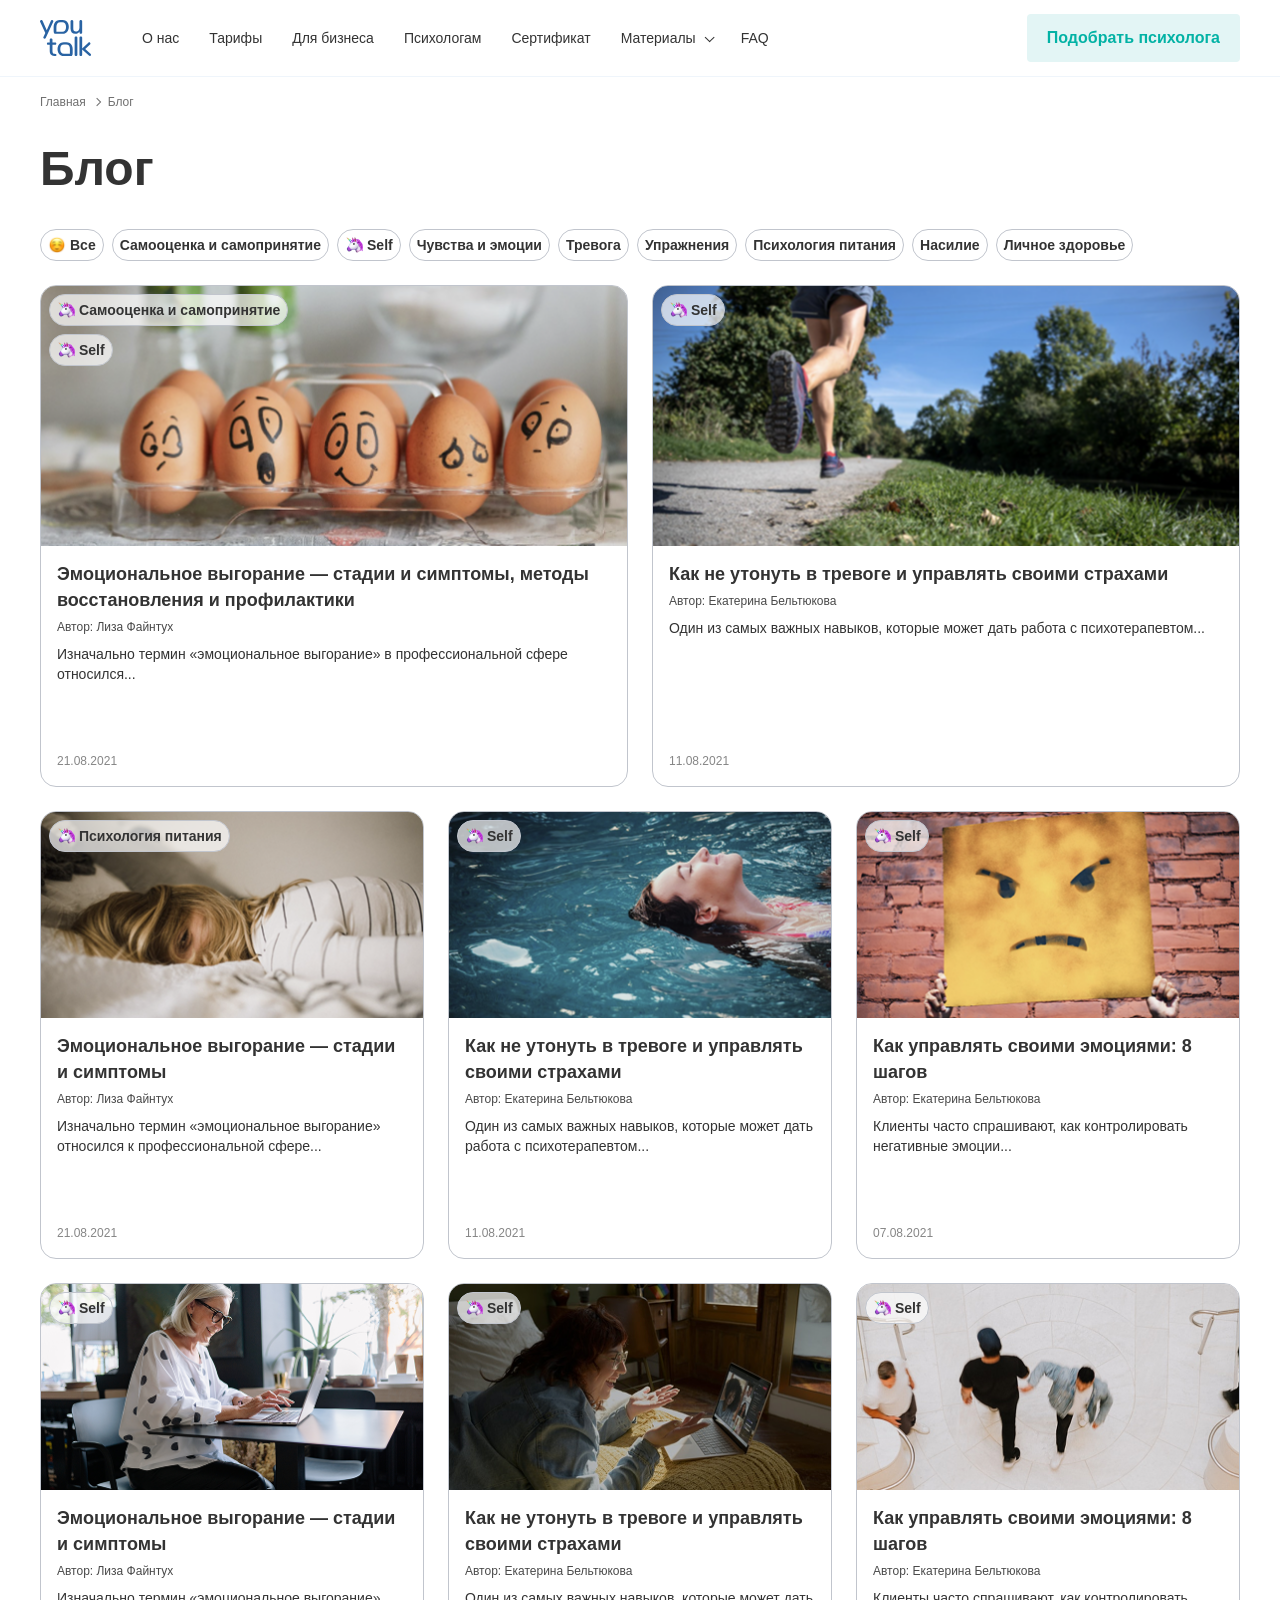
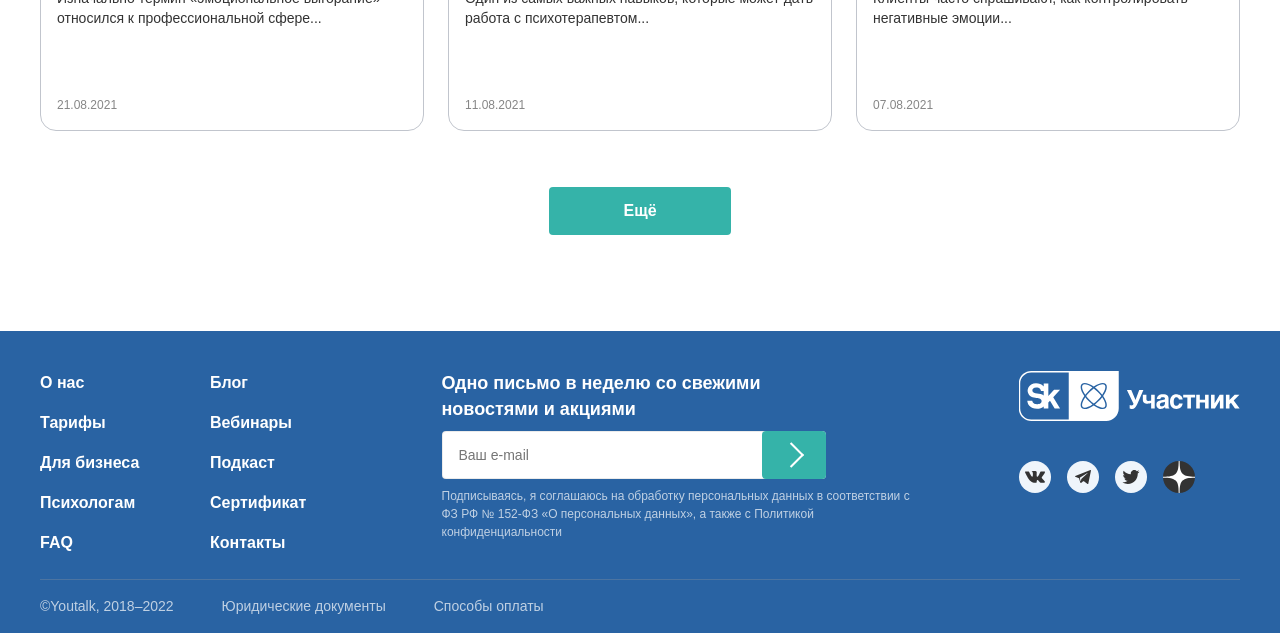
<file: index.html>
<!DOCTYPE html>
<html lang="ru">
<head>
    <meta charset="UTF-8">
    <meta name="viewport" content="width=device-width, initial-scale=1.0">
    <title>YouTalk — Блог</title>

    <link rel="stylesheet" href="./css/normalize.css">
    <link rel="stylesheet" href="./css/base.css">
    <link rel="stylesheet" href="./css/header.css">
    <link rel="stylesheet" href="./css/blog.css">
    <link rel="stylesheet" href="./css/footer.css">
    <link rel="stylesheet" href="./css/adaptive.css">
</head>
<body>
<header class="header">
    <div class="container header__container">
        <a class="header__logo logo" href="./index.html" aria-label="Главная страница YouTalk">
            <img class="logo__image" src="./icons/logo.svg" alt="Логотип YouTalk">
        </a>

        <nav class="header__nav nav" aria-label="Основная навигация">
            <ul class="nav__list">
                <li class="nav__item"><a class="nav__link" href="#">О нас</a></li>
                <li class="nav__item"><a class="nav__link" href="#">Тарифы</a></li>
                <li class="nav__item"><a class="nav__link" href="#">Для бизнеса</a></li>
                <li class="nav__item"><a class="nav__link" href="#">Психологам</a></li>
                <li class="nav__item"><a class="nav__link" href="#">Сертификат</a></li>
                <li class="nav__item">
                    <a class="nav__link nav__link--dropdown" href="#">Материалы</a>
                </li>
                <li class="nav__item"><a class="nav__link" href="#">FAQ</a></li>
            </ul>
        </nav>

        <button class="header__button button button--light" type="button">
            Подобрать психолога
        </button>

        <button class="header__burger burger" type="button" aria-label="Открыть меню">
            <span class="burger__line"></span>
            <span class="burger__line"></span>
            <span class="burger__line"></span>
        </button>
    </div>
</header>

<main class="blog-page">
    <section class="blog">
        <div class="container">
            <nav class="breadcrumbs" aria-label="Хлебные крошки">
                <ul class="breadcrumbs__list">
                    <li class="breadcrumbs__item">
                        <a class="breadcrumbs__link" href="./index.html">Главная</a>
                    </li>
                    <li class="breadcrumbs__item">
                        <span class="breadcrumbs__current" aria-current="page">Блог</span>
                    </li>
                </ul>
            </nav>

            <h1 class="blog__title">Блог</h1>

            <div class="blog__tags tags" aria-label="Темы статей">
                <button class="tags__button" type="button">
                    <img class="tags__icon" src="./icons/smille.svg" alt="" aria-hidden="true">
                    Все
                </button>
                <button class="tags__button" type="button">Самооценка и самопринятие</button>
                <button class="tags__button" type="button">
                    <img class="tags__icon" src="./icons/unicorn.svg" alt="" aria-hidden="true">
                    Self
                </button>
                <button class="tags__button" type="button">Чувства и эмоции</button>
                <button class="tags__button" type="button">Тревога</button>
                <button class="tags__button" type="button">Упражнения</button>
                <button class="tags__button" type="button">Психология питания</button>
                <button class="tags__button" type="button">Насилие</button>
                <button class="tags__button" type="button">Личное здоровье</button>
            </div>

            <div class="blog__grid cards">
                <article class="card card--large">
                    <a class="card__link" href="#">
                        <div class="card__image-box">
                            <img class="card__image" src="./images/blog/burnout.png"
                                 alt="Человек в состоянии эмоционального выгорания">
                            <div class="card__labels">
                  <span class="card__label">
                    <img class="card__label-icon" src="./icons/unicorn.svg" alt="" aria-hidden="true">
                    Самооценка и самопринятие
                  </span>
                                <span class="card__label">
                    <img class="card__label-icon" src="./icons/unicorn.svg" alt="" aria-hidden="true">
                    Self
                  </span>
                            </div>
                        </div>

                        <div class="card__content">
                            <h2 class="card__title">
                                Эмоциональное выгорание — стадии и симптомы, методы восстановления и профилактики
                            </h2>
                            <p class="card__author">Автор: Лиза Файнтух</p>
                            <p class="card__text">
                                Изначально термин «эмоциональное выгорание» в профессиональной сфере относился...
                            </p>
                            <time class="card__date" datetime="2021-08-21">21.08.2021</time>
                        </div>
                    </a>
                </article>

                <article class="card card--large">
                    <a class="card__link" href="./article.html">
                        <div class="card__image-box">
                            <img class="card__image" src="./images/blog/anxiety-run.png"
                                 alt="Человек убегает от тревоги">
                            <div class="card__labels">
                  <span class="card__label">
                    <img class="card__label-icon" src="./icons/unicorn.svg" alt="" aria-hidden="true">
                    Self
                  </span>
                            </div>
                        </div>

                        <div class="card__content">
                            <h2 class="card__title">
                                Как не утонуть в тревоге и управлять своими страхами
                            </h2>
                            <p class="card__author">Автор: Екатерина Бельтюкова</p>
                            <p class="card__text">
                                Один из самых важных навыков, которые может дать работа с психотерапевтом...
                            </p>
                            <time class="card__date" datetime="2021-08-11">11.08.2021</time>
                        </div>
                    </a>
                </article>

                <article class="card">
                    <a class="card__link" href="#">
                        <div class="card__image-box">
                            <img class="card__image" src="./images/blog/bad-sleep.png" alt="Человек не может уснуть">
                            <div class="card__labels">
                  <span class="card__label">
                    <img class="card__label-icon" src="./icons/unicorn.svg" alt="" aria-hidden="true">
                    Психология питания
                  </span>
                            </div>
                        </div>

                        <div class="card__content">
                            <h2 class="card__title">
                                Эмоциональное выгорание — стадии и симптомы
                            </h2>
                            <p class="card__author">Автор: Лиза Файнтух</p>
                            <p class="card__text">
                                Изначально термин «эмоциональное выгорание» относился к профессиональной сфере...
                            </p>
                            <time class="card__date" datetime="2021-08-21">21.08.2021</time>
                        </div>
                    </a>
                </article>

                <article class="card">
                    <a class="card__link" href="./article.html">
                        <div class="card__image-box">
                            <img class="card__image" src="./images/blog/calm-water.png"
                                 alt="Человек спокойно лежит на воде">
                            <div class="card__labels">
                  <span class="card__label">
                    <img class="card__label-icon" src="./icons/unicorn.svg" alt="" aria-hidden="true">
                    Self
                  </span>
                            </div>
                        </div>

                        <div class="card__content">
                            <h2 class="card__title">
                                Как не утонуть в тревоге и управлять своими страхами
                            </h2>
                            <p class="card__author">Автор: Екатерина Бельтюкова</p>
                            <p class="card__text">
                                Один из самых важных навыков, которые может дать работа с психотерапевтом...
                            </p>
                            <time class="card__date" datetime="2021-08-11">11.08.2021</time>
                        </div>
                    </a>
                </article>

                <article class="card">
                    <a class="card__link" href="#">
                        <div class="card__image-box">
                            <img class="card__image" src="./images/blog/angry-emotion.png"
                                 alt="Иллюстрация эмоции злости">
                            <div class="card__labels">
                  <span class="card__label">
                    <img class="card__label-icon" src="./icons/unicorn.svg" alt="" aria-hidden="true">
                    Self
                  </span>
                            </div>
                        </div>

                        <div class="card__content">
                            <h2 class="card__title">
                                Как управлять своими эмоциями: 8 шагов
                            </h2>
                            <p class="card__author">Автор: Екатерина Бельтюкова</p>
                            <p class="card__text">
                                Клиенты часто спрашивают, как контролировать негативные эмоции...
                            </p>
                            <time class="card__date" datetime="2021-08-07">07.08.2021</time>
                        </div>
                    </a>
                </article>

                <article class="card">
                    <a class="card__link" href="#">
                        <div class="card__image-box">
                            <img class="card__image" src="./images/blog/laptop-work.png"
                                 alt="Человек работает за ноутбуком">
                            <div class="card__labels">
                  <span class="card__label">
                    <img class="card__label-icon" src="./icons/unicorn.svg" alt="" aria-hidden="true">
                    Self
                  </span>
                            </div>
                        </div>

                        <div class="card__content">
                            <h2 class="card__title">
                                Эмоциональное выгорание — стадии и симптомы
                            </h2>
                            <p class="card__author">Автор: Лиза Файнтух</p>
                            <p class="card__text">
                                Изначально термин «эмоциональное выгорание» относился к профессиональной сфере...
                            </p>
                            <time class="card__date" datetime="2021-08-21">21.08.2021</time>
                        </div>
                    </a>
                </article>

                <article class="card">
                    <a class="card__link" href="./article.html">
                        <div class="card__image-box">
                            <img class="card__image" src="./images/blog/video-call.png"
                                 alt="Человек испытывает стресс во время видеозвонка">
                            <div class="card__labels">
                  <span class="card__label">
                    <img class="card__label-icon" src="./icons/unicorn.svg" alt="" aria-hidden="true">
                    Self
                  </span>
                            </div>
                        </div>

                        <div class="card__content">
                            <h2 class="card__title">
                                Как не утонуть в тревоге и управлять своими страхами
                            </h2>
                            <p class="card__author">Автор: Екатерина Бельтюкова</p>
                            <p class="card__text">
                                Один из самых важных навыков, которые может дать работа с психотерапевтом...
                            </p>
                            <time class="card__date" datetime="2021-08-11">11.08.2021</time>
                        </div>
                    </a>
                </article>

                <article class="card">
                    <a class="card__link" href="#">
                        <div class="card__image-box">
                            <img class="card__image" src="./images/blog/people-group.png"
                                 alt="Группа людей в помещении">
                            <div class="card__labels">
                  <span class="card__label">
                    <img class="card__label-icon" src="./icons/unicorn.svg" alt="" aria-hidden="true">
                    Self
                  </span>
                            </div>
                        </div>

                        <div class="card__content">
                            <h2 class="card__title">
                                Как управлять своими эмоциями: 8 шагов
                            </h2>
                            <p class="card__author">Автор: Екатерина Бельтюкова</p>
                            <p class="card__text">
                                Клиенты часто спрашивают, как контролировать негативные эмоции...
                            </p>
                            <time class="card__date" datetime="2021-08-07">07.08.2021</time>
                        </div>
                    </a>
                </article>
            </div>

            <button class="blog__button button button--primary" type="button">
                Ещё
            </button>
        </div>
    </section>
</main>

<footer class="footer">
    <div class="container footer__container">
        <div class="footer__top">
            <nav class="footer__nav footer-nav" aria-label="Навигация в подвале">
                <ul class="footer-nav__list">
                    <li class="footer-nav__item"><a class="footer-nav__link" href="#">О нас</a></li>
                    <li class="footer-nav__item"><a class="footer-nav__link" href="#">Тарифы</a></li>
                    <li class="footer-nav__item"><a class="footer-nav__link" href="#">Для бизнеса</a></li>
                    <li class="footer-nav__item"><a class="footer-nav__link" href="#">Психологам</a></li>
                    <li class="footer-nav__item"><a class="footer-nav__link" href="#">FAQ</a></li>
                </ul>

                <ul class="footer-nav__list">
                    <li class="footer-nav__item"><a class="footer-nav__link" href="#">Блог</a></li>
                    <li class="footer-nav__item"><a class="footer-nav__link" href="#">Вебинары</a></li>
                    <li class="footer-nav__item"><a class="footer-nav__link" href="#">Подкаст</a></li>
                    <li class="footer-nav__item"><a class="footer-nav__link" href="#">Сертификат</a></li>
                    <li class="footer-nav__item"><a class="footer-nav__link" href="#">Контакты</a></li>
                </ul>
            </nav>

            <div class="footer__subscribe subscribe">
                <h2 class="subscribe__title">
                    Одно письмо в неделю со свежими новостями и акциями
                </h2>

                <form class="subscribe__form" action="#" method="post">
                    <label class="visually-hidden" for="email">Ваш e-mail</label>
                    <input class="subscribe__input" id="email" type="email" name="email" placeholder="Ваш e-mail">
                    <button class="subscribe__button" type="submit" aria-label="Подписаться"></button>
                </form>

                <p class="subscribe__text">
                    Подписываясь, я соглашаюсь на обработку персональных данных в соответствии
                    с ФЗ РФ № 152-ФЗ «О персональных данных», а также с Политикой конфиденциальности
                </p>
            </div>

            <div class="footer__social social">
                <a class="social__skolkovo" href="#" aria-label="Участник Сколково">
                    <img src="./icons/sk.svg" alt="" aria-hidden="true">
                </a>

                <ul class="social__list">
                    <li class="social__item">
                        <a class="social__link" href="#" aria-label="ВКонтакте">
                            <img src="./icons/vk.svg" alt="" aria-hidden="true">
                        </a>
                    </li>
                    <li class="social__item">
                        <a class="social__link" href="#" aria-label="Telegram">
                            <img src="./icons/telegram.svg" alt="" aria-hidden="true">
                        </a>
                    </li>
                    <li class="social__item">
                        <a class="social__link" href="#" aria-label="Twitter">
                            <img src="./icons/twitter.svg" alt="" aria-hidden="true">
                        </a>
                    </li>
                    <li class="social__item">
                        <a class="social__link" href="#" aria-label="Дзен">
                            <img src="./icons/dzen.svg" alt="" aria-hidden="true">
                        </a>
                    </li>
                </ul>
            </div>
        </div>

        <div class="footer__bottom">
            <p class="footer__copyright">©Youtalk, 2018–2022</p>
            <a class="footer__document" href="#">Юридические документы</a>
            <a class="footer__document" href="#">Способы оплаты</a>
        </div>
    </div>
</footer>
</body>
</html>
</file>
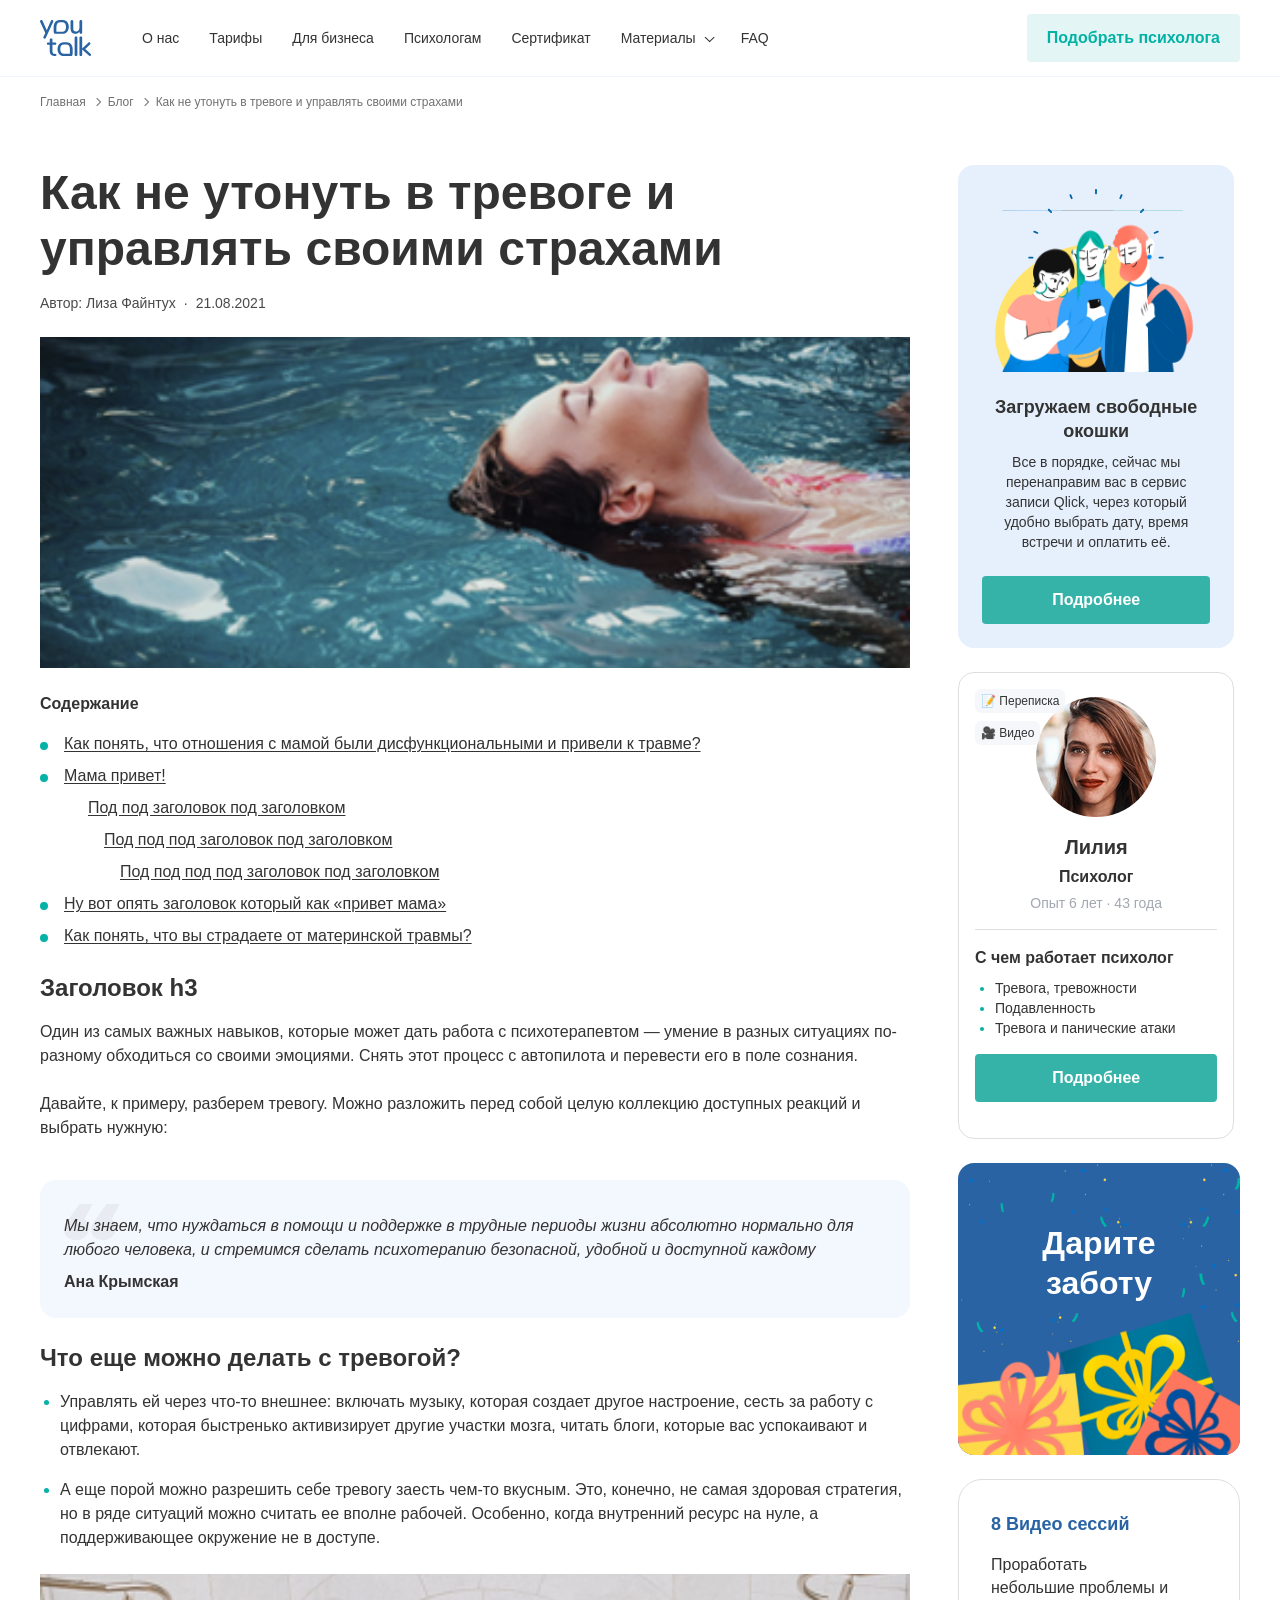
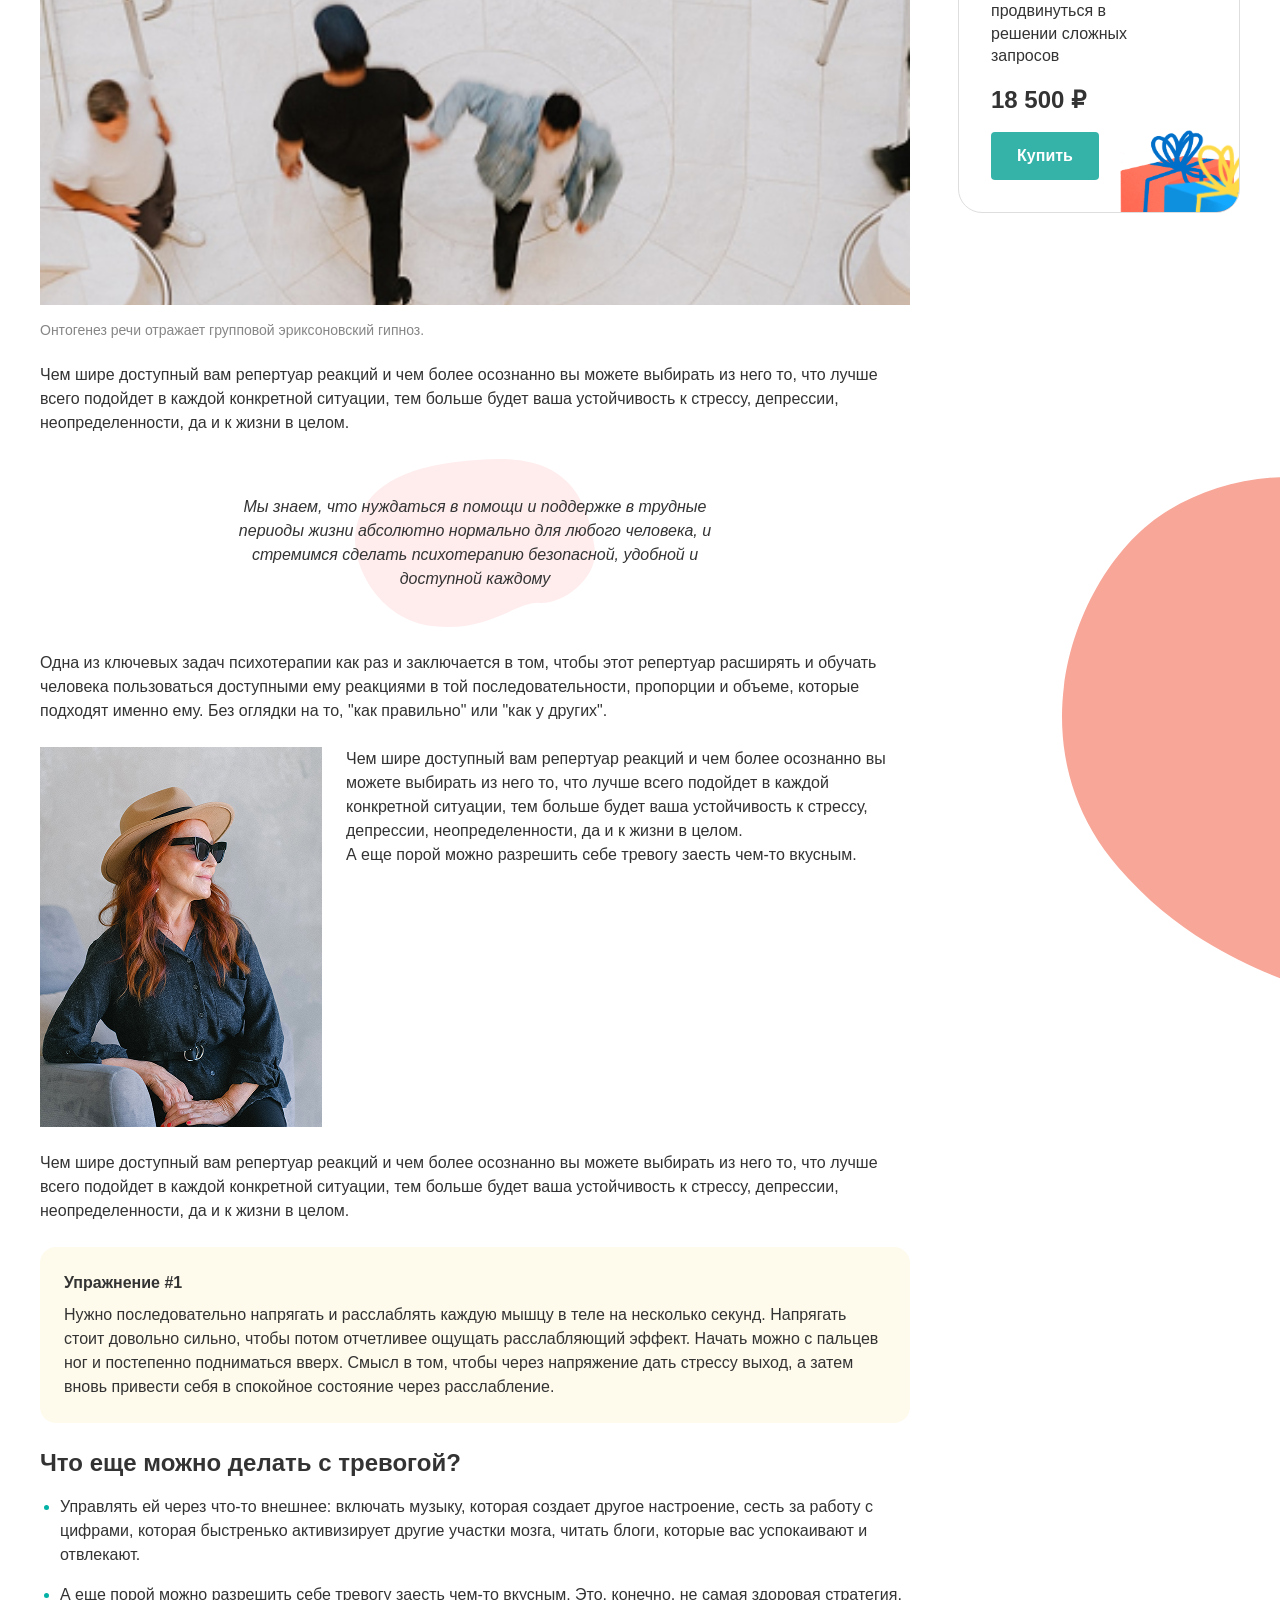
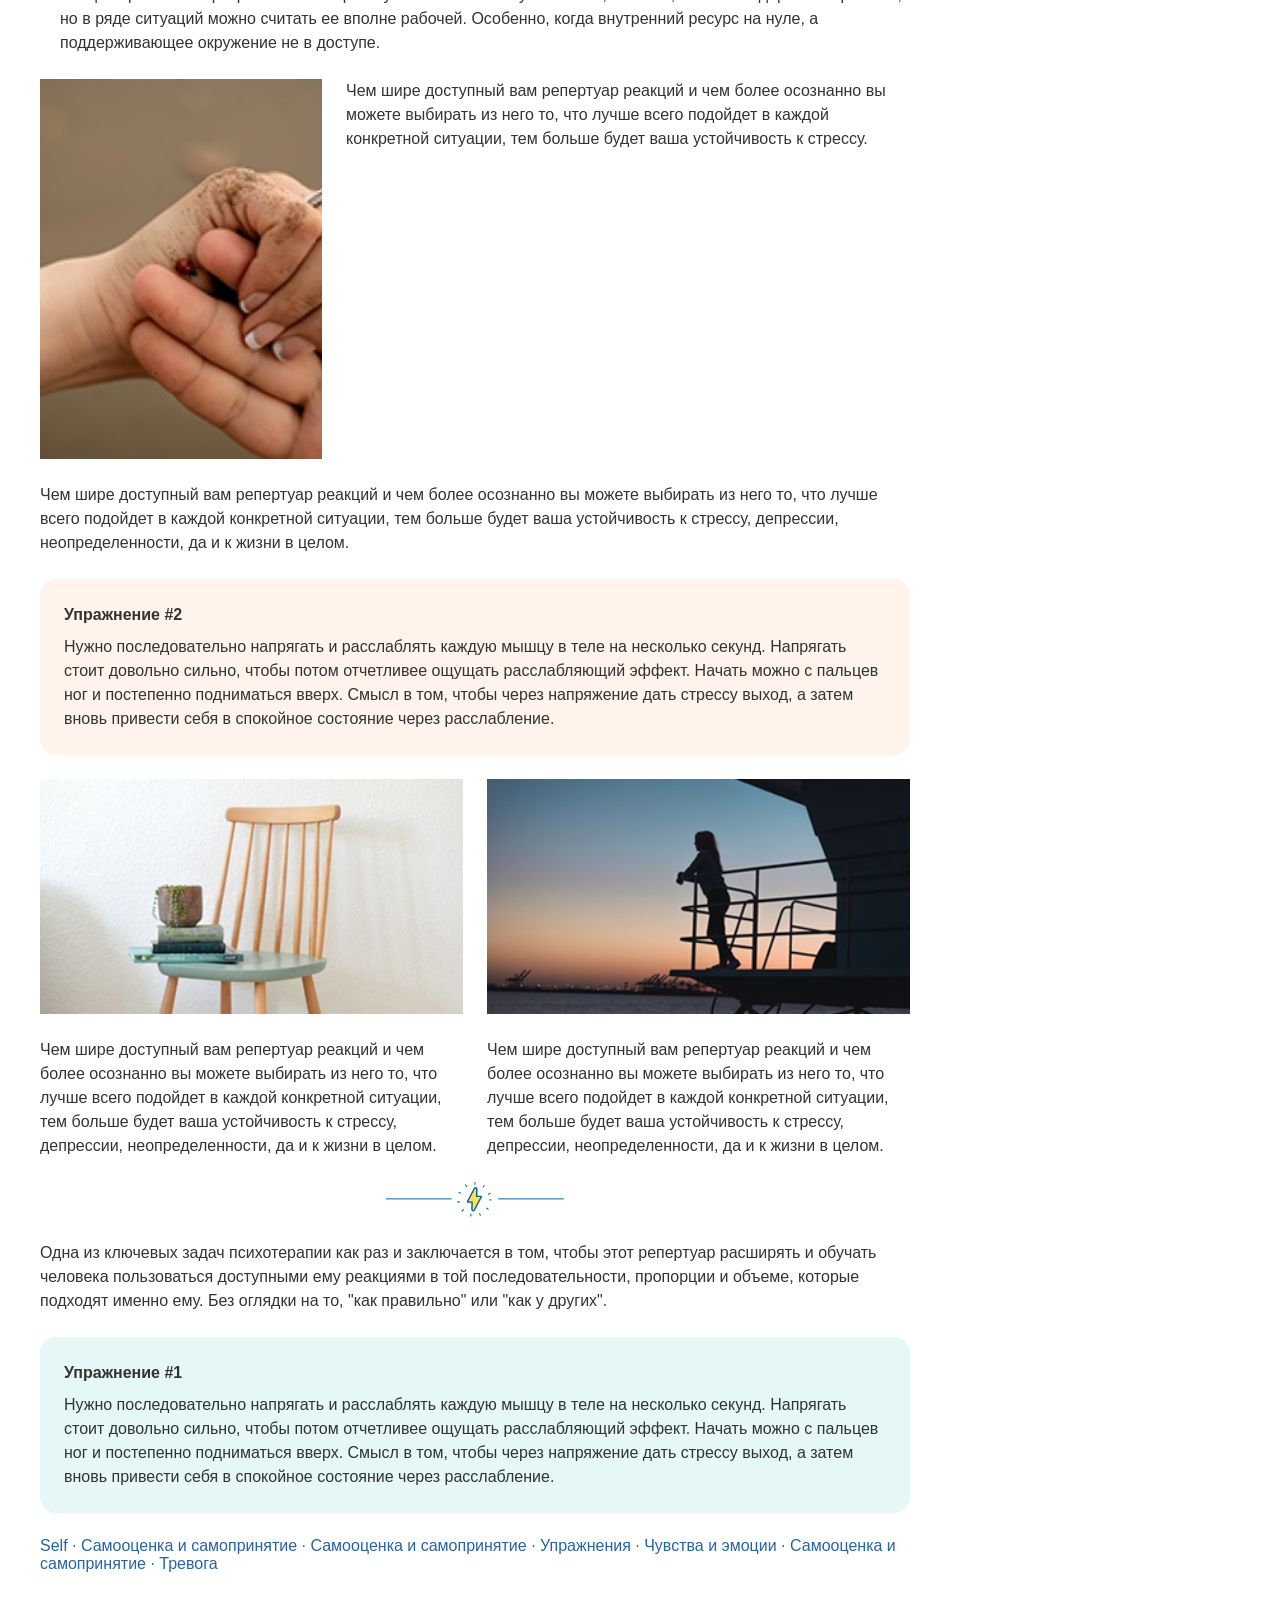
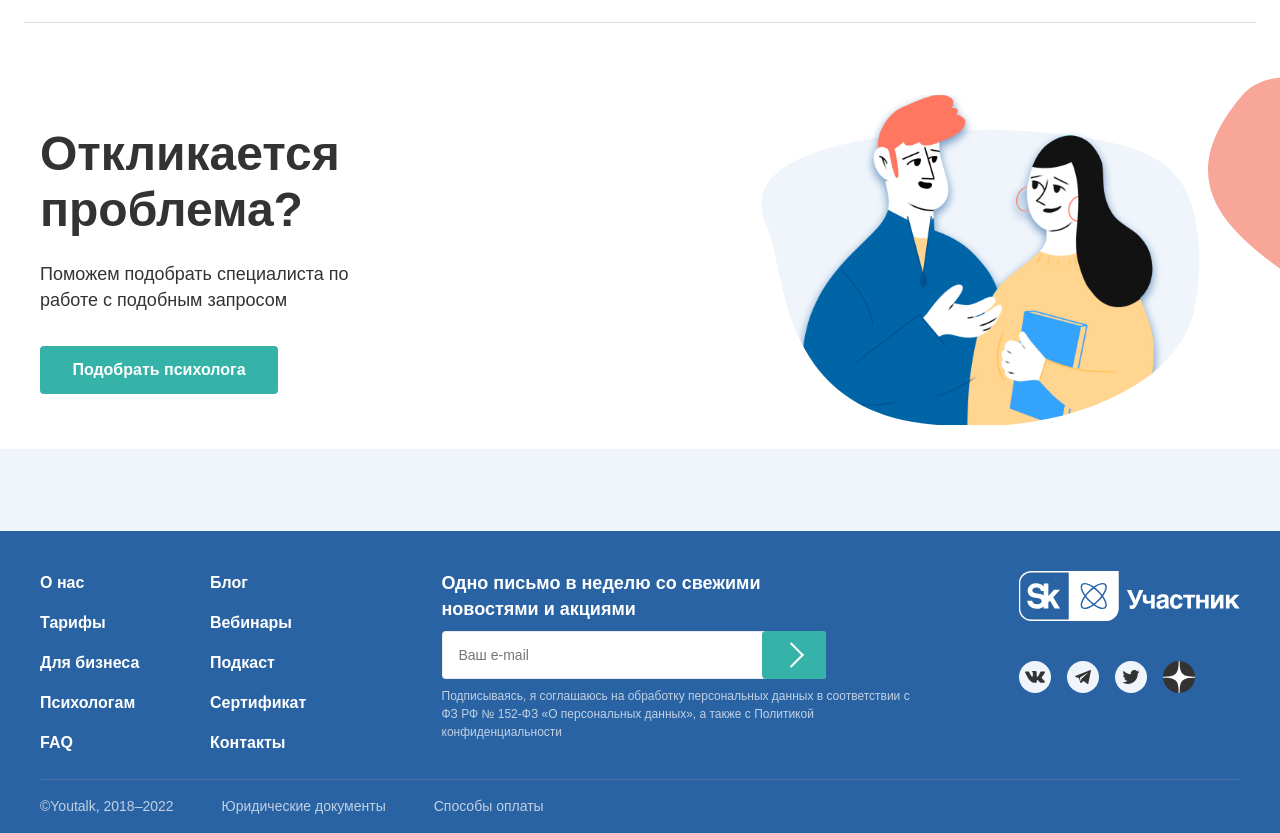
<file: article.html>
<!DOCTYPE html>
<html lang="ru">
<head>
    <meta charset="UTF-8">
    <meta name="viewport" content="width=device-width, initial-scale=1.0">
    <title>YouTalk — Как не утонуть в тревоге</title>

    <link rel="stylesheet" href="./css/normalize.css">
    <link rel="stylesheet" href="./css/base.css">
    <link rel="stylesheet" href="./css/header.css">
    <link rel="stylesheet" href="./css/article.css">
    <link rel="stylesheet" href="./css/footer.css">
    <link rel="stylesheet" href="./css/adaptive.css">
</head>
<body>
<header class="header">
    <div class="container header__container">
        <a class="header__logo logo" href="./index.html" aria-label="Главная страница YouTalk">
            <img class="logo__image" src="./icons/logo.svg" alt="Логотип YouTalk">
        </a>

        <nav class="header__nav nav" aria-label="Основная навигация">
            <ul class="nav__list">
                <li class="nav__item"><a class="nav__link" href="#">О нас</a></li>
                <li class="nav__item"><a class="nav__link" href="#">Тарифы</a></li>
                <li class="nav__item"><a class="nav__link" href="#">Для бизнеса</a></li>
                <li class="nav__item"><a class="nav__link" href="#">Психологам</a></li>
                <li class="nav__item"><a class="nav__link" href="#">Сертификат</a></li>
                <li class="nav__item">
                    <a class="nav__link nav__link--dropdown" href="#">Материалы</a>
                </li>
                <li class="nav__item"><a class="nav__link" href="#">FAQ</a></li>
            </ul>
        </nav>

        <button class="header__button button button--light" type="button">
            Подобрать психолога
        </button>

        <button class="header__burger burger" type="button" aria-label="Открыть меню">
            <span class="burger__line"></span>
            <span class="burger__line"></span>
            <span class="burger__line"></span>
        </button>
    </div>
</header>

<main class="article-page">
    <div class="container">
        <nav class="breadcrumbs article-page__breadcrumbs" aria-label="Хлебные крошки">
            <ul class="breadcrumbs__list">
                <li class="breadcrumbs__item">
                    <a class="breadcrumbs__link" href="./index.html">Главная</a>
                </li>
                <li class="breadcrumbs__item">
                    <a class="breadcrumbs__link" href="./index.html">Блог</a>
                </li>
                <li class="breadcrumbs__item">
              <span class="breadcrumbs__current" aria-current="page">
                Как не утонуть в тревоге и управлять своими страхами
              </span>
                </li>
            </ul>
        </nav>
        <div class="article-page__container">
            <article class="article">


                <h1 class="article__title">
                    Как не утонуть в тревоге и управлять своими страхами
                </h1>

                <div class="article__meta">
                    <span>Автор: Лиза Файнтух</span>
                    <span>21.08.2021</span>
                </div>

                <img class="article__hero" src="./images/article/calm-water.png" alt="Человек спокойно лежит на воде">

                <section class="article-toc">
                    <h2 class="article-toc__title">Содержание</h2>

                    <ul class="article-toc__list">
                        <li class="article-toc__item">
                            <a class="article-toc__link" href="#">
                                Как понять, что отношения с мамой были дисфункциональными и привели к травме?
                            </a>
                        </li>
                        <li class="article-toc__item">
                            <a class="article-toc__link" href="#">Мама привет!</a>
                        </li>
                        <li class="article-toc__item article-toc__item--level-2">
                            <a class="article-toc__link" href="#">Под под заголовок под заголовком</a>
                        </li>
                        <li class="article-toc__item article-toc__item--level-3">
                            <a class="article-toc__link" href="#">Под под под заголовок под заголовком</a>
                        </li>
                        <li class="article-toc__item article-toc__item--level-4">
                            <a class="article-toc__link" href="#">Под под под под заголовок под заголовком</a>
                        </li>
                        <li class="article-toc__item">
                            <a class="article-toc__link" href="#">
                                Ну вот опять заголовок который как «привет мама»
                            </a>
                        </li>
                        <li class="article-toc__item">
                            <a class="article-toc__link" href="#">
                                Как понять, что вы страдаете от материнской травмы?
                            </a>
                        </li>
                    </ul>
                </section>

                <section class="article-section">
                    <h3 class="article-section__title">Заголовок h3</h3>

                    <p class="article-section__text">
                        Один из самых важных навыков, которые может дать работа с психотерапевтом —
                        умение в разных ситуациях по-разному обходиться со своими эмоциями.
                        Снять этот процесс с автопилота и перевести его в поле сознания.
                    </p>

                    <p class="article-section__text">
                        Давайте, к примеру, разберем тревогу. Можно разложить перед собой целую
                        коллекцию доступных реакций и выбрать нужную:
                    </p>

                    <blockquote class="quote">
                        <p class="quote__text">
                            Мы знаем, что нуждаться в помощи и поддержке в трудные периоды жизни
                            абсолютно нормально для любого человека, и стремимся сделать психотерапию
                            безопасной, удобной и доступной каждому
                        </p>
                        <cite class="quote__author">Ана Крымская</cite>
                    </blockquote>
                </section>

                <section class="article-section">
                    <h3 class="article-section__title">Что еще можно делать с тревогой?</h3>

                    <ul class="article-list">
                        <li class="article-list__item">
                            Управлять ей через что-то внешнее: включать музыку, которая создает другое
                            настроение, сесть за работу с цифрами, которая быстренько активизирует другие
                            участки мозга, читать блоги, которые вас успокаивают и отвлекают.
                        </li>
                        <li class="article-list__item">
                            А еще порой можно разрешить себе тревогу заесть чем-то вкусным. Это, конечно,
                            не самая здоровая стратегия, но в ряде ситуаций можно считать ее вполне рабочей.
                            Особенно, когда внутренний ресурс на нуле, а поддерживающее окружение не в доступе.
                        </li>
                    </ul>

                    <figure class="article-figure">
                        <img class="article-figure__image" src="./images/article/group.png"
                             alt="Группа людей в помещении">
                        <figcaption class="article-figure__caption">
                            Онтогенез речи отражает групповой эриксоновский гипноз.
                        </figcaption>
                    </figure>

                    <p class="article-section__text">
                        Чем шире доступный вам репертуар реакций и чем более осознанно вы можете
                        выбирать из него то, что лучше всего подойдет в каждой конкретной ситуации,
                        тем больше будет ваша устойчивость к стрессу, депрессии, неопределенности,
                        да и к жизни в целом.
                    </p>

                    <blockquote class="center-quote">
                        <img class="center-quote__bg" src="./icons/quote-blob.svg" alt="" aria-hidden="true">
                        <p class="center-quote__text">
                            Мы знаем, что нуждаться в помощи и поддержке в трудные периоды жизни
                            абсолютно нормально для любого человека, и стремимся сделать психотерапию
                            безопасной, удобной и доступной каждому
                        </p>
                    </blockquote>

                    <p class="article-section__text">
                        Одна из ключевых задач психотерапии как раз и заключается в том, чтобы этот
                        репертуар расширять и обучать человека пользоваться доступными ему реакциями
                        в той последовательности, пропорции и объеме, которые подходят именно ему.
                        Без оглядки на то, "как правильно" или "как у других".
                    </p>

                    <div class="article-split">
                        <img class="article-split__image" src="./images/article/couch.png" alt="Женщина сидит в кресле">
                        <p class="article-split__text">
                            Чем шире доступный вам репертуар реакций и чем более осознанно вы можете
                            выбирать из него то, что лучше всего подойдет в каждой конкретной ситуации,
                            тем больше будет ваша устойчивость к стрессу, депрессии, неопределенности,
                            да и к жизни в целом.
                            <br>
                            А еще порой можно разрешить себе тревогу заесть чем-то вкусным.
                        </p>
                    </div>

                    <p class="article-section__text">
                        Чем шире доступный вам репертуар реакций и чем более осознанно вы можете
                        выбирать из него то, что лучше всего подойдет в каждой конкретной ситуации,
                        тем больше будет ваша устойчивость к стрессу, депрессии, неопределенности,
                        да и к жизни в целом.
                    </p>

                    <div class="exercise exercise--yellow">
                        <h3 class="exercise__title">Упражнение #1</h3>
                        <p class="exercise__text">
                            Нужно последовательно напрягать и расслаблять каждую мышцу в теле на несколько
                            секунд. Напрягать стоит довольно сильно, чтобы потом отчетливее ощущать
                            расслабляющий эффект. Начать можно с пальцев ног и постепенно подниматься вверх.
                            Смысл в том, чтобы через напряжение дать стрессу выход, а затем вновь привести
                            себя в спокойное состояние через расслабление.
                        </p>
                    </div>

                    <h3 class="article-section__title">Что еще можно делать с тревогой?</h3>

                    <ul class="article-list">
                        <li class="article-list__item">
                            Управлять ей через что-то внешнее: включать музыку, которая создает другое
                            настроение, сесть за работу с цифрами, которая быстренько активизирует другие
                            участки мозга, читать блоги, которые вас успокаивают и отвлекают.
                        </li>
                        <li class="article-list__item">
                            А еще порой можно разрешить себе тревогу заесть чем-то вкусным. Это, конечно,
                            не самая здоровая стратегия, но в ряде ситуаций можно считать ее вполне рабочей.
                            Особенно, когда внутренний ресурс на нуле, а поддерживающее окружение не в доступе.
                        </li>
                    </ul>

                    <div class="article-split">
                        <img class="article-split__image article-split__image--small"
                             src="./images/article/support-hands.png" alt="Руки в жесте поддержки">
                        <p class="article-split__text">
                            Чем шире доступный вам репертуар реакций и чем более осознанно вы можете
                            выбирать из него то, что лучше всего подойдет в каждой конкретной ситуации,
                            тем больше будет ваша устойчивость к стрессу.
                        </p>
                    </div>

                    <p class="article-section__text">
                        Чем шире доступный вам репертуар реакций и чем более осознанно вы можете
                        выбирать из него то, что лучше всего подойдет в каждой конкретной ситуации,
                        тем больше будет ваша устойчивость к стрессу, депрессии, неопределенности,
                        да и к жизни в целом.
                    </p>

                    <div class="exercise exercise--orange">
                        <h3 class="exercise__title">Упражнение #2</h3>
                        <p class="exercise__text">
                            Нужно последовательно напрягать и расслаблять каждую мышцу в теле на несколько
                            секунд. Напрягать стоит довольно сильно, чтобы потом отчетливее ощущать
                            расслабляющий эффект. Начать можно с пальцев ног и постепенно подниматься вверх.
                            Смысл в том, чтобы через напряжение дать стрессу выход, а затем вновь привести
                            себя в спокойное состояние через расслабление.
                        </p>
                    </div>

                    <div class="article-columns">
                        <div class="article-columns__item">
                            <img class="article-columns__image" src="./images/article/chair.png"
                                 alt="Деревянный стул у стены">
                            <p class="article-columns__text">
                                Чем шире доступный вам репертуар реакций и чем более осознанно вы можете
                                выбирать из него то, что лучше всего подойдет в каждой конкретной ситуации,
                                тем больше будет ваша устойчивость к стрессу, депрессии, неопределенности,
                                да и к жизни в целом.
                            </p>
                        </div>

                        <div class="article-columns__item">
                            <img class="article-columns__image" src="./images/article/pier-lonely.png"
                                 alt="Человек на деревянном пирсе">
                            <p class="article-columns__text">
                                Чем шире доступный вам репертуар реакций и чем более осознанно вы можете
                                выбирать из него то, что лучше всего подойдет в каждой конкретной ситуации,
                                тем больше будет ваша устойчивость к стрессу, депрессии, неопределенности,
                                да и к жизни в целом.
                            </p>
                        </div>
                    </div>

                    <div class="article-divider" aria-hidden="true">
                        <img class="article-divider__image" src="./icons/Group.svg" alt="">
                    </div>

                    <p class="article-section__text">
                        Одна из ключевых задач психотерапии как раз и заключается в том, чтобы этот
                        репертуар расширять и обучать человека пользоваться доступными ему реакциями
                        в той последовательности, пропорции и объеме, которые подходят именно ему.
                        Без оглядки на то, "как правильно" или "как у других".
                    </p>

                    <div class="exercise exercise--green">
                        <h3 class="exercise__title">Упражнение #1</h3>
                        <p class="exercise__text">
                            Нужно последовательно напрягать и расслаблять каждую мышцу в теле на несколько
                            секунд. Напрягать стоит довольно сильно, чтобы потом отчетливее ощущать
                            расслабляющий эффект. Начать можно с пальцев ног и постепенно подниматься вверх.
                            Смысл в том, чтобы через напряжение дать стрессу выход, а затем вновь привести
                            себя в спокойное состояние через расслабление.
                        </p>
                    </div>

                    <nav class="article-tags" aria-label="Темы статьи">
                        <a class="article-tags__link" href="#">Self</a>
                        <span class="article-tags__separator">·</span>
                        <a class="article-tags__link" href="#">Самооценка и самопринятие</a>
                        <span class="article-tags__separator">·</span>
                        <a class="article-tags__link" href="#">Самооценка и самопринятие</a>
                        <span class="article-tags__separator">·</span>
                        <a class="article-tags__link" href="#">Упражнения</a>
                        <span class="article-tags__separator">·</span>
                        <a class="article-tags__link" href="#">Чувства и эмоции</a>
                        <span class="article-tags__separator">·</span>
                        <a class="article-tags__link" href="#">Самооценка и самопринятие</a>
                        <span class="article-tags__separator">·</span>
                        <a class="article-tags__link" href="#">Тревога</a>
                    </nav>
                </section>
            </article>

            <aside class="sidebar" aria-label="Дополнительная информация">
                <section class="sidebar-card sidebar-card--blue">
                    <img class="sidebar-card__image" src="./icons/sidebar-free-slots.svg" alt="" aria-hidden="true">
                    <h2 class="sidebar-card__title">Загружаем свободные окошки</h2>
                    <p class="sidebar-card__text">
                        Все в порядке, сейчас мы перенаправим вас в сервис записи Qlick,
                        через который удобно выбрать дату, время встречи и оплатить её.
                    </p>
                    <a class="sidebar-card__button button button--primary" href="#">Подробнее</a>
                </section>

                <section class="psychologist">
                    <div class="psychologist__badges">
                        <span class="psychologist__badge">📝 Переписка</span>
                        <span class="psychologist__badge">🎥 Видео</span>
                    </div>

                    <img class="psychologist__avatar" src="./images/article/psychologist-lilia.png"
                         alt="Психолог Лилия">

                    <h2 class="psychologist__name">Лилия</h2>
                    <p class="psychologist__role">Психолог</p>
                    <p class="psychologist__meta">Опыт 6 лет · 43 года</p>

                    <div class="psychologist__divider"></div>

                    <h3 class="psychologist__subtitle">С чем работает психолог</h3>
                    <ul class="psychologist__list">
                        <li class="psychologist__item">Тревога, тревожности</li>
                        <li class="psychologist__item">Подавленность</li>
                        <li class="psychologist__item">Тревога и панические атаки</li>
                    </ul>

                    <a class="psychologist__button button button--primary" href="#">Подробнее</a>
                </section>

                <section class="gift">
                    <h2 class="gift__title">Дарите заботу</h2>

                    <img class="gift__image gift__image--center" src="./icons/gift-center.svg" alt=""
                         aria-hidden="true">
                    <img class="gift__image gift__image--left" src="./icons/gift-left.svg" alt="" aria-hidden="true">
                    <img class="gift__image gift__image--right" src="./icons/gift-right.svg" alt="" aria-hidden="true">
                </section>

                <section class="video-offer">
                    <div class="video-offer__content">
                        <h2 class="video-offer__title">8 Видео сессий</h2>

                        <p class="video-offer__text">
                            Проработать небольшие проблемы и продвинуться в решении сложных запросов
                        </p>

                        <p class="video-offer__price">18 500 ₽</p>

                        <a class="video-offer__button button button--primary" href="#">Купить</a>
                    </div>

                    <img class="video-offer__gift video-offer__gift--left" src="icons/sidebar-video-gift-left.svg"
                         alt="" aria-hidden="true">
                    <img class="video-offer__gift video-offer__gift--right" src="./icons/sidebar-video-gift-right.svg"
                         alt="" aria-hidden="true">
                </section>
            </aside>
        </div>
    </div>

    <section class="promo">
        <div class="container promo__container">
            <div class="promo__content">
                <h2 class="promo__title">Откликается проблема?</h2>
                <p class="promo__text">
                    Поможем подобрать специалиста по работе с подобным запросом
                </p>
                <button class="promo__button button button--primary" type="button">
                    Подобрать психолога
                </button>
            </div>

            <img class="promo__image" src="./icons/promo-illustration.svg" alt="" aria-hidden="true">
        </div>
    </section>

    <section class="article-wave" aria-hidden="true"></section>
</main>

<footer class="footer">
    <div class="container footer__container">
        <div class="footer__top">
            <nav class="footer__nav footer-nav" aria-label="Навигация в подвале">
                <ul class="footer-nav__list">
                    <li class="footer-nav__item"><a class="footer-nav__link" href="#">О нас</a></li>
                    <li class="footer-nav__item"><a class="footer-nav__link" href="#">Тарифы</a></li>
                    <li class="footer-nav__item"><a class="footer-nav__link" href="#">Для бизнеса</a></li>
                    <li class="footer-nav__item"><a class="footer-nav__link" href="#">Психологам</a></li>
                    <li class="footer-nav__item"><a class="footer-nav__link" href="#">FAQ</a></li>
                </ul>

                <ul class="footer-nav__list">
                    <li class="footer-nav__item"><a class="footer-nav__link" href="#">Блог</a></li>
                    <li class="footer-nav__item"><a class="footer-nav__link" href="#">Вебинары</a></li>
                    <li class="footer-nav__item"><a class="footer-nav__link" href="#">Подкаст</a></li>
                    <li class="footer-nav__item"><a class="footer-nav__link" href="#">Сертификат</a></li>
                    <li class="footer-nav__item"><a class="footer-nav__link" href="#">Контакты</a></li>
                </ul>
            </nav>

            <div class="footer__subscribe subscribe">
                <h2 class="subscribe__title">
                    Одно письмо в неделю со свежими новостями и акциями
                </h2>

                <form class="subscribe__form" action="#" method="post">
                    <label class="visually-hidden" for="email">Ваш e-mail</label>
                    <input class="subscribe__input" id="email" type="email" name="email" placeholder="Ваш e-mail">
                    <button class="subscribe__button" type="submit" aria-label="Подписаться"></button>
                </form>

                <p class="subscribe__text">
                    Подписываясь, я соглашаюсь на обработку персональных данных в соответствии
                    с ФЗ РФ № 152-ФЗ «О персональных данных», а также с Политикой конфиденциальности
                </p>
            </div>

            <div class="footer__social social">
                <a class="social__skolkovo" href="#" aria-label="Участник Сколково">
                    <img src="./icons/sk.svg" alt="" aria-hidden="true">
                </a>

                <ul class="social__list">
                    <li class="social__item">
                        <a class="social__link" href="#" aria-label="ВКонтакте">
                            <img src="./icons/vk.svg" alt="" aria-hidden="true">
                        </a>
                    </li>
                    <li class="social__item">
                        <a class="social__link" href="#" aria-label="Telegram">
                            <img src="./icons/telegram.svg" alt="" aria-hidden="true">
                        </a>
                    </li>
                    <li class="social__item">
                        <a class="social__link" href="#" aria-label="Twitter">
                            <img src="./icons/twitter.svg" alt="" aria-hidden="true">
                        </a>
                    </li>
                    <li class="social__item">
                        <a class="social__link" href="#" aria-label="Дзен">
                            <img src="./icons/dzen.svg" alt="" aria-hidden="true">
                        </a>
                    </li>
                </ul>
            </div>
        </div>

        <div class="footer__bottom">
            <p class="footer__copyright">©Youtalk, 2018–2022</p>
            <a class="footer__document" href="#">Юридические документы</a>
            <a class="footer__document" href="#">Способы оплаты</a>
        </div>
    </div>
</footer>
</body>
</html>
</file>
<file: css/base.css>
:root {
    --color-text: #333333;
    --color-muted: #868686;
    --color-primary: #03b2a5;
    --color-primary-dark: #35b3a9;
    --color-light: #e3f5f5;
    --color-border: #C1C5CD;
    --color-white: #ffffff;
    --color-footer: #2963a3;
    --color-blue: #2963a3;

    --container-width: 1200px;
    --container-padding: 16px;
}

*,
*::before,
*::after {
    box-sizing: border-box;
}

body {
    min-width: 320px;
    margin: 0;
    font-family: Arial, Helvetica, sans-serif;
    color: var(--color-text);
    background-color: var(--color-white);
}

img {
    display: block;
    max-width: 100%;
}

a {
    color: inherit;
    text-decoration: none;
}

button {
    font-family: inherit;
    cursor: pointer;
}

a,
button {
    cursor: pointer;
}

.container {
    max-width: calc(var(--container-width) + var(--container-padding) * 2);
    margin: 0 auto;
    padding: 0 var(--container-padding);
}

.button {
    border: none;
    border-radius: 4px;
    font-weight: 700;
    transition: opacity 0.2s ease;
}

.button:hover {
    opacity: 0.85;
}

.button--light {
    padding: 14px 20px;
    font-size: 16px;
    line-height: 1.25;
    color: var(--color-primary);
    background-color: var(--color-light);
}

.button--primary {
    padding: 12px 16px;
    font-size: 16px;
    line-height: 1.5;
    color: var(--color-white);
    background-color: var(--color-primary-dark);
}

.breadcrumbs {
    margin-bottom: 30px;
}

.breadcrumbs__list {
    display: flex;
    align-items: center;
    flex-wrap: wrap;
    gap: 8px;
    margin: 0;
    padding: 0;
    list-style: none;
}

.breadcrumbs__item {
    display: flex;
    align-items: center;
    font-size: 12px;
    line-height: 1.5;
    color: rgba(51, 51, 51, 0.7);
}

.breadcrumbs__item:not(:last-child)::after {
    content: "";
    width: 6px;
    height: 6px;
    margin-left: 8px;
    border-top: 1px solid rgba(51, 51, 51, 0.7);
    border-right: 1px solid rgba(51, 51, 51, 0.7);
    transform: rotate(45deg);
}

.visually-hidden {
    position: absolute;
    width: 1px;
    height: 1px;
    clip: rect(0 0 0 0);
    overflow: hidden;
}
</file>
<file: css/header.css>
.header {
    border-bottom: 1px solid #eff5fb;
    background-color: var(--color-white);
}

.header__container {
    display: flex;
    align-items: center;
    min-height: 76px;
}

.header__logo {
    flex-shrink: 0;
    margin-right: 51px;
}

.logo__image {
    width: 51px;
    height: auto;
}

.header__nav {
    margin-right: auto;
}

.nav__list {
    display: flex;
    align-items: center;
    gap: 30px;
    margin: 0;
    padding: 0;
    list-style: none;
}

.nav__link {
    font-size: 14px;
    line-height: 1.14;
    color: var(--color-text);
    transition: color 0.2s ease;
}

.nav__link:hover {
    color: var(--color-primary);
}

.nav__link--dropdown::after {
    content: "";
    display: inline-block;
    width: 7px;
    height: 7px;
    margin-left: 8px;
    border-right: 1.5px solid var(--color-text);
    border-bottom: 1.5px solid var(--color-text);
    transform: rotate(45deg) translateY(-3px);
}

.header__burger {
    display: none;
    margin-left: auto;
}

.burger {
    width: 40px;
    height: 40px;
    padding: 0;
    border: none;
    background-color: transparent;
    align-items: center;
    justify-content: center;
    flex-direction: column;
    gap: 5px;
}

.burger__line {
    width: 18px;
    height: 2px;
    border-radius: 2px;
    background-color: var(--color-primary);
}
</file>
<file: css/blog.css>
.blog-page {
    padding-top: 16px;
    padding-bottom: 96px;
}

.blog__title {
    margin: 0 0 32px;
    font-size: 48px;
    line-height: 1.17;
    font-weight: 700;
}

.blog__tags {
    margin-bottom: 24px;
}

.tags {
    display: flex;
    flex-wrap: wrap;
    gap: 8px;
}

.tags__button {
    display: flex;
    align-items: center;
    gap: 4px;
    min-height: 32px;
    padding: 5px 7px;
    border: 1px solid #c1c5cd;
    border-radius: 24px;
    font-size: 14px;
    line-height: 1.43;
    font-weight: 600;
    color: var(--color-text);
    background-color: var(--color-white);
}

.tags__icon {
    width: 18px;
    height: 18px;
}

.cards {
    display: grid;
    grid-template-columns: repeat(6, minmax(0, 1fr));
    gap: 24px;
    margin-bottom: 56px;
}

.card {
    position: relative;
    grid-column: span 2;
    min-width: 0;
    border: 1px solid var(--color-border);
    border-radius: 16px;
    overflow: hidden;
    background-color: var(--color-white);
}

.card--large {
    grid-column: span 3;
}

.card__link {
    display: flex;
    flex-direction: column;
    height: 100%;
}

.card__image-box {
    position: relative;
    height: 260px;
    overflow: hidden;
}

.card:not(.card--large) .card__image-box {
    height: 206px;
}

.card__image {
    width: 100%;
    height: 100%;
    object-fit: cover;
}

.card__labels {
    position: absolute;
    top: 8px;
    left: 8px;
    right: 8px;
    display: flex;
    flex-direction: column;
    align-items: flex-start;
    gap: 8px;
}

.card__label {
    display: inline-flex;
    align-items: center;
    gap: 4px;
    max-width: 100%;
    padding: 5px 7px;
    border: 1px solid #c1c5cd;
    border-radius: 24px;
    font-size: 14px;
    line-height: 1.43;
    font-weight: 600;
    color: var(--color-text);
    background-color: rgba(255, 255, 255, 0.7);
}

.card__label-icon {
    width: 18px;
    height: 18px;
    flex-shrink: 0;
}

.card__content {
    display: flex;
    flex-direction: column;
    flex-grow: 1;
    min-height: 240px;
    padding: 16px;
}

.card__title {
    margin: 0 0 4px;
    font-size: 18px;
    line-height: 1.44;
    font-weight: 700;
}

.card__author {
    margin: 0 0 8px;
    font-size: 12px;
    line-height: 1.5;
    color: #494949;
}

.card__text {
    margin: 0 0 16px;
    font-size: 14px;
    line-height: 1.43;
}

.card__date {
    margin-top: auto;
    font-size: 12px;
    line-height: 1.5;
    color: var(--color-muted);
}

.blog__button {
    display: block;
    min-width: 182px;
    margin: 0 auto;
}
</file>
<file: css/footer.css>
.footer {
    padding: 40px 0 17px;
    color: var(--color-white);
    background-color: var(--color-footer);
}

.footer__top {
    display: grid;
    grid-template-columns: 310px minmax(320px, 486px) 221px;
    justify-content: space-between;
    gap: 32px;
    padding-bottom: 24px;
    border-bottom: 1px solid rgba(157, 157, 157, 0.3);
}

.footer-nav {
    display: grid;
    grid-template-columns: repeat(2, 1fr);
    gap: 30px;
}

.footer-nav__list {
    display: flex;
    flex-direction: column;
    gap: 16px;
    margin: 0;
    padding: 0;
    list-style: none;
}

.footer-nav__link {
    font-size: 16px;
    line-height: 1.5;
    font-weight: 700;
    transition: opacity 0.2s ease;
}

.footer-nav__link:hover {
    opacity: 0.75;
}

.subscribe__title {
    max-width: 384px;
    margin: 0 0 8px;
    font-size: 18px;
    line-height: 1.44;
    font-weight: 700;
}

.subscribe__form {
    position: relative;
    max-width: 384px;
    margin-bottom: 8px;
}

.subscribe__input {
    width: 100%;
    height: 48px;
    padding: 14px 64px 14px 16px;
    border: 1px solid rgba(157, 157, 157, 0.2);
    border-radius: 4px;
    font-size: 14px;
}

.subscribe__button {
    position: absolute;
    top: 0;
    right: 0;
    width: 64px;
    height: 48px;
    border: none;
    border-radius: 4px;
    background-color: var(--color-primary-dark);
}

.subscribe__button::before {
    content: "";
    position: absolute;
    top: 50%;
    left: 50%;
    width: 18px;
    height: 18px;
    border-top: 2px solid var(--color-white);
    border-right: 2px solid var(--color-white);
    transform: translate(-65%, -50%) rotate(45deg);
}

.subscribe__text {
    max-width: 486px;
    margin: 0;
    font-size: 12px;
    line-height: 1.5;
    opacity: 0.7;
}

.social__skolkovo {
    display: block;
    margin-bottom: 40px;
}

.social__list {
    display: flex;
    gap: 16px;
    margin: 0;
    padding: 0;
    list-style: none;
}

.social__link {
    display: block;
    width: 32px;
    height: 32px;
}

.footer__bottom {
    display: flex;
    gap: 48px;
    padding-top: 16px;
    font-size: 14px;
    line-height: 1.43;
    opacity: 0.7;
}

.footer__copyright {
    margin: 0;
}

.footer__document:hover {
    text-decoration: underline;
}
</file>
<file: css/adaptive.css>
/* ---------- 1024px and lower ---------- */

@media (max-width: 1024px) {
    :root {
        --container-width: 960px;
        --container-padding: 32px;
    }

    .header__logo {
        margin-right: 32px;
    }

    .nav__list {
        gap: 16px;
    }

    .header__button {
        padding-right: 16px;
        padding-left: 16px;
    }

    .blog-page {
        padding-bottom: 60px;
    }

    .blog {
        padding-top: 16px;
    }

    .breadcrumbs {
        margin-bottom: 30px;
    }

    .blog__title {
        margin-bottom: 32px;
        font-size: 48px;
        line-height: 1.17;
    }

    .blog__tags {
        margin-bottom: 24px;
    }

    .cards {
        grid-template-columns: repeat(6, minmax(0, 1fr));
        gap: 24px;
        margin-bottom: 56px;
    }

    .card--large {
        grid-column: span 3;
    }

    .card:not(.card--large) {
        grid-column: span 2;
    }

    .card--large .card__image-box {
        height: 260px;
    }

    .card:not(.card--large) .card__image-box {
        height: 206px;
    }

    .tags {
        flex-wrap: wrap;
        overflow: visible;
    }

    .footer__top {
        grid-template-columns: 247px minmax(320px, 450px) 221px;
        gap: 24px;
    }
}


/* ---------- 768px and lower ---------- */

@media (max-width: 768px) {
    :root {
        --container-width: 728px;
        --container-padding: 20px;
    }

    .header__container {
        min-height: 76px;
    }

    .header__nav,
    .header__button {
        display: none;
    }

    .header__burger {
        display: flex;
    }

    .blog {
        padding-top: 16px;
    }

    .breadcrumbs {
        margin-bottom: 30px;
    }

    .blog__title {
        margin-bottom: 32px;
        font-size: 48px;
        line-height: 1.17;
    }

    .blog__tags {
        margin-bottom: 24px;
    }

    .tags {
        flex-wrap: wrap;
        overflow: visible;
        gap: 8px;
    }

    .cards {
        grid-template-columns: repeat(2, minmax(0, 1fr));
        gap: 24px;
        margin-bottom: 48px;
    }

    .card--large {
        grid-column: 1 / -1;
    }

    .card:not(.card--large) {
        grid-column: auto;
    }

    .card--large .card__image-box {
        height: 404px;
    }

    .card:not(.card--large) .card__image-box {
        height: 206px;
    }

    .card__content,
    .card--large .card__content {
        min-height: 196px;
    }

    .footer {
        padding-top: 35px;
    }

    .footer__top {
        grid-template-columns: 1fr 1fr;
        gap: 26px 31px;
    }

    .footer__social {
        grid-column: 1 / -1;
    }

    .footer__bottom {
        gap: 32px;
    }
}


/* ---------- 414px and lower ---------- */

@media (max-width: 414px) {
    :root {
        --container-width: 374px;
        --container-padding: 20px;
    }

    .header__container {
        min-height: 72px;
    }

    .logo__image {
        width: 48px;
    }

    .blog-page {
        padding-bottom: 60px;
    }

    .blog {
        padding-top: 16px;
    }

    .breadcrumbs {
        margin-bottom: 32px;
    }

    .blog__title {
        margin-bottom: 24px;
        font-size: 32px;
        line-height: 1.25;
    }

    .blog__tags {
        margin-bottom: 16px;
    }

    .tags {
        flex-wrap: nowrap;
        overflow-x: auto;
        overflow-y: hidden;
        gap: 8px;
        padding-bottom: 4px;
        scrollbar-width: none;
    }

    .tags::-webkit-scrollbar {
        display: none;
    }

    .tags__button {
        flex-shrink: 0;
        white-space: nowrap;
    }

    .cards {
        grid-template-columns: 1fr;
        gap: 16px;
        margin-bottom: 28px;
    }

    .card,
    .card--large,
    .card:not(.card--large) {
        grid-column: 1 / -1;
    }

    .card__image-box,
    .card--large .card__image-box,
    .card:not(.card--large) .card__image-box {
        height: 206px;
    }

    .card__content,
    .card--large .card__content {
        min-height: auto;
    }

    .blog__button {
        width: 182px;
    }

    .footer {
        padding-top: 35px;
    }

    .footer__top {
        grid-template-columns: 1fr;
        gap: 23px;
    }

    .footer-nav {
        max-width: 375px;
    }

    .subscribe__form {
        max-width: 100%;
    }

    .subscribe__button {
        display: none;
    }

    .subscribe__input {
        padding-right: 16px;
    }

    .footer__bottom {
        flex-direction: column;
        gap: 20px;
    }
}


/* ---------- 320px and lower ---------- */

@media (max-width: 320px) {
    :root {
        --container-width: 288px;
        --container-padding: 16px;
    }

    .header__container {
        min-height: 56px;
    }

    .logo__image {
        width: 48px;
    }

    .blog {
        padding-top: 16px;
    }

    .breadcrumbs {
        margin-bottom: 24px;
    }

    .blog__title {
        margin-bottom: 24px;
        font-size: 32px;
        line-height: 1.25;
    }

    .tags {
        flex-wrap: nowrap;
        overflow-x: auto;
        overflow-y: hidden;
        gap: 8px;
        padding-bottom: 4px;
        scrollbar-width: none;
    }

    .tags::-webkit-scrollbar {
        display: none;
    }

    .tags__button {
        flex-shrink: 0;
        white-space: nowrap;
    }

    .cards {
        grid-template-columns: 1fr;
        gap: 16px;
        margin-bottom: 28px;
    }

    .card,
    .card--large,
    .card:not(.card--large) {
        grid-column: 1 / -1;
    }

    .card__image-box,
    .card--large .card__image-box,
    .card:not(.card--large) .card__image-box {
        height: 206px;
    }

    .card__title {
        font-size: 18px;
        line-height: 1.44;
    }

    .card__content,
    .card--large .card__content {
        min-height: auto;
    }

    .footer-nav {
        grid-template-columns: repeat(2, 1fr);
        gap: 24px;
    }
}

/*
   Article
 */
@media (max-width: 1024px) {
    .article-page__container {
        grid-template-columns: minmax(0, 714px) 222px;
        gap: 24px;
        padding-bottom: 32px;
    }

    .article-page::before,
    .article-page::after {
        display: none;
    }

    .article-wave {
        display: none;
    }

    .article__title {
        font-size: 48px;
        line-height: 1.17;
    }

    .article__hero {
        height: 331px;
    }

    .article-figure__image {
        height: 331px;
    }

    .article-split {
        grid-template-columns: 282px 1fr;
    }

    .article-split__image {
        height: 380px;
    }

    .sidebar-card {
        padding: 24px 20px;
    }

    .gift {
        min-height: 280px;
        padding: 48px 16px 0;
    }

    .gift__title {
        max-width: 160px;
        font-size: 28px;
        line-height: 1.25;
    }

    .gift__image--left {
        left: -60px;
        width: 154px;
    }

    .gift__image--center {
        left: 65px;
        width: 170px;
    }

    .gift__image--right {
        right: -28px;
        width: 104px;
    }

    .video-offer {
        min-height: 260px;
        padding: 24px;
    }

    .video-offer__content {
        max-width: 170px;
    }

    .video-offer__text {
        max-width: 170px;
    }

    .video-offer__button {
        min-width: 108px;
        padding: 12px 16px;
    }

    .video-offer__gift--left {
        right: 10px;
        bottom: 0;
        width: 92px;
        height: auto;
        transform: scaleX(0.85) scaleY(1.15);
        transform-origin: bottom right;
    }

    .video-offer__gift--right {
        right: -40px;
        bottom: 0;
        width: 112px;
    }

    .article-tags {
        display: none;
    }

    .promo {
        display: none;
    }
}

@media (max-width: 768px) {
    .article-page {
        padding-top: 16px;
        padding-bottom: 60px;
    }

    .article-page__container {
        grid-template-columns: 1fr;
        gap: 0px;
        padding-bottom: 0px;
    }

    .article-page__breadcrumbs {
        margin-bottom: 54px;
    }

    .article__title {
        font-size: 48px;
        line-height: 1.17;
    }

    .article__hero {
        height: 331px;
    }

    .article-toc__item--hidden-mobile,
    .article-toc__item--level-2,
    .article-toc__item--level-3,
    .article-toc__item--level-4 {
        display: none;
    }

    /* Sidebar grid */
    .sidebar {
        display: grid;
        grid-template-columns: repeat(2, minmax(0, 1fr));
        gap: 24px 16px;
        width: 100%;
    }

    .sidebar-card,
    .psychologist,
    .gift,
    .video-offer {
        width: 100%;
        max-width: none;
        min-width: 0;
        height: 100%;
        margin: 0;
    }

    .sidebar-card__button,
    .psychologist__button {
        width: 100%;
        min-width: 0;
    }

    /* Psychologist card */
    .psychologist__divider {
        width: calc(100% - 64px);
        margin-left: 32px;
        margin-right: 32px;
    }

    .psychologist__subtitle,
    .psychologist__list,
    .psychologist__button {
        margin-left: 32px;
        margin-right: 32px;
    }

    .psychologist__button {
        width: calc(100% - 64px);
    }

    /* Gift card */
    .gift {
        min-height: 242px;
        padding: 24px 24px 0;
        background-position: center top;
        background-size: cover;
    }

    .gift__title {
        max-width: 260px;
        margin: 0 auto;
        font-size: 32px;
        line-height: 1.25;
    }

    .gift__image--left {
        left: -20px;
        bottom: 0px;
        width: 182px;
    }

    .gift__image--center {
        left: 30%;
        width: 240px;
    }

    .gift__image--right {
        right: -15px;
        bottom: -25px;
        width: 165px;
    }

    /* Video offer */
    .video-offer {
        min-height: 242px;
        padding: 24px;
    }

    .video-offer__content {
        max-width: 255px;
    }

    .video-offer__title {
        margin-bottom: 16px;
        font-size: 24px;
        line-height: 1.33;
    }

    .video-offer__text {
        max-width: 255px;
        margin-bottom: 24px;
        line-height: 1.5;
    }

    .video-offer__price {
        margin-bottom: 24px;
        font-size: 32px;
        line-height: 1.25;
    }

    .video-offer__button {
        width: 108px;
        min-width: 108px;
        height: 48px;
        padding: 0;
        font-size: 16px;
        line-height: 1.5;
    }

    .video-offer__gift--left {
        right: 50px;
        bottom: -4px;
        width: 126px;
        height: auto;
        transform: none;
    }

    .video-offer__gift--right {
        right: -14px;
        bottom: -4px;
        width: 158px;
        height: auto;
    }

    .promo {
        display: none;
    }
}

@media (max-width: 414px) {
    .article-page {
        padding-top: 16px;
        padding-bottom: 60px;
    }

    .article-page__breadcrumbs {
        margin-bottom: 32px;
    }

    .article__title {
        margin-bottom: 8px;
        font-size: 32px;
        line-height: 1.25;
    }

    .article__meta {
        margin-bottom: 16px;
    }

    .article__hero {
        height: 207px;
        margin-bottom: 16px;
    }

    .article-toc {
        margin-bottom: 24px;
    }

    .article-section__title {
        font-size: 24px;
        line-height: 1.33;
    }

    .quote {
        padding: 26px 16px 16px;
    }

    .center-quote {
        padding: 24px 0;
    }

    .article-figure__image {
        height: 207px;
    }

    .article-split {
        grid-template-columns: 1fr;
        gap: 16px;
    }

    .article-split__image {
        height: auto;
    }

    .article-columns {
        grid-template-columns: 1fr;
        gap: 24px;
    }

    .article-columns__image {
        height: auto;
    }

    .exercise {
        padding: 16px;
    }

    .sidebar {
        display: grid;
        grid-template-columns: 1fr;
        gap: 24px;
    }

    .sidebar-card,
    .psychologist,
    .gift,
    .video-offer {
        max-width: none;
    }


    .gift {
        min-height: 292px;
    }

    .sidebar-card,
    .psychologist,
    .gift,
    .video-offer {
        padding: 20px;
    }

    .video-offer__content {
        max-width: 100%;
    }

    .video-offer__text {
        max-width: 100%;
    }

    .promo {
        display: none;
    }
}

@media (max-width: 320px) {
    .article__title {
        font-size: 24px;
        line-height: 1.33;
    }

    .article__hero {
        height: 160px;
    }

    .article-figure__image {
        height: 160px;
    }
    .center-quote {
        padding: 12px 0;
    }

    .center-quote::before {
        width: 220px;
        height: 150px;
    }

    .psychologist__divider {
        width: 100%;
        margin-left: 0;
        margin-right: 0;
    }

    .psychologist__subtitle,
    .psychologist__list,
    .psychologist__button {
        margin-left: 0;
        margin-right: 0;
    }

    .psychologist__button {
        width: 100%;
    }

    .gift__image--left {
        left: -20px;
        bottom: 0px;
        width: 182px;
    }

    .gift__image--center {
        left: 45%;
        width: 200px;
    }

    .gift__image--right {
        right: -75px;
        bottom: -35px;
        width: 165px;
    }

    .sidebar-card,
    .psychologist,
    .gift,
    .video-offer {
        padding: 16px;
    }

    .video-offer__gift--left {
        right: 45px;
        bottom: -20px;
        width: 120px;
        height: auto;
        transform: scaleX(0.85) scaleY(1.15);
        transform-origin: bottom right;
    }

    .video-offer__gift--right {
        right: 5px;
        bottom: -4px;
        width: 120px;
        height: auto;
    }
}
</file>
<file: css/article.css>
.article-page {
    position: relative;
    padding-top: 16px;
    overflow: hidden;
}

.article-page::before,
.article-page::after {
    content: "";
    position: absolute;
    right: 0;
    background-repeat: no-repeat;
    background-size: contain;
    pointer-events: none;
    z-index: 0;
}

.article-page::before {
    top: 2000px;
    width: 218px;
    height: 606px;
    background-image: url("../icons/bg-blob-right-large.svg");
}

.article-page::after {
    top: 4800px;
    width: 72px;
    height: 240px;
    background-image: url("../icons/bg-blob-right-small.svg");
}


.article-page__container {
    display: grid;
    grid-template-columns: minmax(0, 1fr) 282px;
    gap: 48px;
    align-items: start;
}

.article-page__container,
.promo {
    position: relative;
    z-index: 1;
}

.article-tags__link,
.article-tags__separator {
    color: var(--color-blue);
}

/* Article */

.article {
    min-width: 0;
}

.article-page__breadcrumbs {
    margin-bottom: 54px;
}

.article__title {
    margin: 0 0 16px;
    font-size: 48px;
    line-height: 1.17;
    font-weight: 700;
    color: var(--color-text);
}

.article__meta {
    display: flex;
    align-items: center;
    flex-wrap: wrap;
    gap: 8px;
    margin-bottom: 24px;
    font-size: 14px;
    line-height: 1.43;
    color: #494949;
}

.article__meta span:not(:last-child)::after {
    content: "·";
    margin-left: 8px;
    color: #494949;
}

.article__category {
    color: #2963a3;
}

.article__hero {
    width: 100%;
    height: 331px;
    margin-bottom: 24px;
    object-fit: cover;
}

/* Table of contents */

.article-toc {
    margin-bottom: 24px;
}

.article-toc__title {
    margin: 0 0 16px;
    font-size: 16px;
    line-height: 1.5;
    font-weight: 700;
}

.article-toc__list {
    display: flex;
    flex-direction: column;
    gap: 8px;
    margin: 0;
    padding: 0;
    list-style: none;
}

.article-toc__item {
    position: relative;
    padding-left: 24px;
    font-size: 16px;
    line-height: 1.5;
}

.article-toc__item::before {
    content: "";
    position: absolute;
    top: 10px;
    left: 0;
    width: 8px;
    height: 8px;
    border-radius: 50%;
    background-color: var(--color-primary);
}

.article-toc__item--level-2 {
    margin-left: 24px;
}

.article-toc__item--level-3 {
    margin-left: 40px;
}

.article-toc__item--level-4 {
    margin-left: 56px;
}

.article-toc__item--level-2::before,
.article-toc__item--level-3::before,
.article-toc__item--level-4::before {
    display: none;
}

.article-toc__link {
    color: var(--color-text);
    text-decoration: underline;
    text-underline-offset: 2px;
}

.article-toc__link:hover {
    color: var(--color-primary);
}

/* Content blocks */

.article-section {
    margin-bottom: 24px;
}

.article-section__title {
    margin: 0 0 16px;
    font-size: 24px;
    line-height: 1.33;
    font-weight: 700;
    color: var(--color-text);
}

.article-section__text {
    margin: 0 0 24px;
    font-size: 16px;
    line-height: 1.5;
    color: var(--color-text);
}

.article-section__text:last-of-type {
    margin-bottom: 24px;
}


/* Quote */
.quote {
    position: relative;
    margin: 40px 0 24px;
    padding: 34px 24px 24px;
    border-radius: 16px;
    background-color: #f3f7fe;
}

.quote::before {
    content: "";
    position: absolute;
    top: 24px;
    left: 24px;
    width: 56px;
    height: 36px;
    background-image: url("../icons/quote.svg");
    background-repeat: no-repeat;
    background-position: center;
    background-size: contain;
    opacity: 1;
}

.quote__text {
    position: relative;
    z-index: 1;
    margin: 0 0 8px;
    font-size: 16px;
    line-height: 1.5;
    font-style: italic;
    color: var(--color-text);
}

.quote__author {
    position: relative;
    z-index: 1;
    font-size: 16px;
    line-height: 1.5;
    font-style: normal;
    font-weight: 700;
    color: var(--color-text);
}

/* article-divider */

.article-divider {
    display: flex;
    justify-content: center;
    margin: 24px 0;
}

.article-divider__image {
    width: 178px;
    height: auto;
}

/* Lists */

.article-list {
    display: flex;
    flex-direction: column;
    gap: 16px;
    margin: 0 0 24px;
    padding-left: 20px;
}

.article-list__item {
    font-size: 16px;
    line-height: 1.5;
}

.article-list__item::marker {
    color: #03b2a5;
}

/* Figure */

.article-figure {
    margin: 24px 0;
}

.article-figure__image {
    width: 100%;
    height: 331px;
    object-fit: cover;
}

.article-figure__caption {
    margin-top: 16px;
    font-size: 14px;
    line-height: 1.3;
    color: #868686;
}

/* Center quote */

.center-quote {
    position: relative;
    display: flex;
    align-items: center;
    justify-content: center;
    min-height: 168px;
    margin: 24px 0;
    padding: 24px 104px;
    text-align: center;
}

.center-quote__bg {
    position: absolute;
    top: 0;
    left: 50%;
    width: 240px;
    height: 168px;
    transform: translateX(-50%);
    z-index: 0;
}

.center-quote__text {
    position: relative;
    z-index: 1;
    max-width: 485px;
    margin: 0;
    font-size: 16px;
    line-height: 1.5;
    font-style: italic;
    color: var(--color-text);
}

/* Split block */

.article-split {
    display: grid;
    grid-template-columns: 282px 1fr;
    gap: 24px;
    margin: 24px 0;
}

.article-split__image {
    width: 100%;
    height: 380px;
    object-fit: cover;
}

.article-split__text {
    margin: 0;
    font-size: 16px;
    line-height: 1.5;
}

/* Exercise */

.exercise {
    margin: 24px 0;
    padding: 24px;
    border-radius: 16px;
}

.exercise--yellow {
    background-color: #fefaec;
}

.exercise--orange {
    background-color: #fff3eb;
}

.exercise--green {
    background-color: rgba(3, 178, 165, 0.1);
}

.exercise__title {
    margin: 0 0 8px;
    font-size: 16px;
    line-height: 1.5;
    font-weight: 700;
}

.exercise__text {
    margin: 0;
    font-size: 16px;
    line-height: 1.5;
}

/* Two columns */

.article-columns {
    display: grid;
    grid-template-columns: repeat(2, 1fr);
    gap: 24px;
    margin: 24px 0;
}

.article-columns__image {
    width: 100%;
    height: 235px;
    object-fit: cover;
}

.article-columns__text {
    margin: 24px 0 0;
    font-size: 16px;
    line-height: 1.5;
}

/* Sidebar */

.sidebar {
    display: flex;
    flex-direction: column;
    align-items: stretch;
    gap: 24px;
    width: 100%;
    min-width: 0;

}

.sidebar-card,
.psychologist,
.gift,
.video-offer {
    width: 98%;
    max-width: 282px;
    border-radius: 16px;
    overflow: hidden;
}

.sidebar-card {
    padding: 24px;
    text-align: center;
}

.sidebar-card--blue {
    background-color: #e6f0fd;
}

.sidebar-card__image {
    width: 100%;
    max-width: 257px;
    margin: 0 auto 24px;
}

.sidebar-card__title {
    margin: 0 0 8px;
    font-size: 18px;
    line-height: 1.33;
    font-weight: 700;
}

.sidebar-card__text {
    margin: 0 0 24px;
    font-size: 14px;
    line-height: 1.43;
}

.sidebar-card__button {
    display: flex;
    align-items: center;
    justify-content: center;
    width: 100%;
    min-width: 0;
    padding: 12px 16px;
}

/* Psychologist card */

.psychologist {
    position: relative;
    padding: 24px 16px 36px;
    border: 1px solid #dedede;
    text-align: center;
    background-color: #ffffff;
}

.psychologist__badge {
    display: inline-flex;
    align-items: center;
    gap: 4px;
    padding: 3px 6px;
    border-radius: 6px;
    font-size: 12px;
    line-height: 1.5;
    color: var(--color-text);
    background-color: rgba(243, 244, 248, 0.7);
}

.psychologist__badges {
    position: absolute;
    top: 16px;
    left: 16px;
    display: flex;
    flex-direction: column;
    align-items: flex-start;
    gap: 8px;
}

.psychologist__avatar {
    width: 120px;
    height: 120px;
    margin: 0 auto 16px;
    border-radius: 50%;
    object-fit: cover;
}

.psychologist__name {
    margin: 0 0 4px;
    font-size: 20px;
    line-height: 1.4;
    font-weight: 700;
}

.psychologist__role {
    margin: 0 0 4px;
    font-size: 16px;
    line-height: 1.5;
    font-weight: 600;
}

.psychologist__meta {
    margin: 0 0 16px;
    font-size: 14px;
    line-height: 1.43;
    color: #a2a7b1;
}

.psychologist__divider {
    width: 100%;
    height: 1px;
    margin-bottom: 16px;
    background-color: #dedede;
}

.psychologist__subtitle {
    margin: 0 0 8px;
    text-align: left;
    font-size: 16px;
    line-height: 1.5;
    font-weight: 700;
}

.psychologist__list {
    margin: 0 0 16px;
    padding-left: 20px;
    text-align: left;
}

.psychologist__item {
    font-size: 14px;
    line-height: 1.43;
}

.psychologist__item::marker {
    color: #03b2a5;
}

.psychologist__button {
    display: flex;
    align-items: center;
    justify-content: center;
    width: 100%;
    min-width: 0;
    padding: 12px 16px;
}

/* Gift card */

.gift {
    position: relative;
    width: 100%;
    min-height: 292px;
    padding: 60px 24px 0;
    border-radius: 16px;
    overflow: hidden;
    background-color: #2963a3;
    background-image: url("../icons/celebration-confetti.svg");
    background-repeat: no-repeat;
    background-size: 100%;
}

.gift__title {
    position: relative;
    z-index: 2;
    max-width: 190px;
    margin: 0 auto;
    text-align: center;
    font-size: 32px;
    line-height: 1.25;
    font-weight: 700;
    color: #ffffff;
}

.gift__image {
    position: absolute;
    bottom: 0;
    z-index: 1;
    pointer-events: none;
}

.gift__image--left {
    left: 0;
    width: 126px;
}

.gift__image--center {
    left: 102px;
    width: 170px;
}

.gift__image--right {
    right: -2px;
    width: 126px;
}

/* Video offer */

.video-offer {
    position: relative;
    width: 100%;
    min-height: 304px;
    padding: 32px;
    border: 1px solid #dedede;
    border-radius: 24px;
    overflow: hidden;
    background-color: #ffffff;
}

.video-offer__content {
    position: relative;
    z-index: 2;
    max-width: 196px;
}

.video-offer__title {
    margin: 0 0 16px;
    font-size: 18px;
    line-height: 1.44;
    font-weight: 700;
    color: #2963a3;
}

.video-offer__text {
    max-width: 178px;
    margin: 0 0 16px;
    line-height: 1.43;
    color: var(--color-text);
}

.video-offer__price {
    margin: 0 0 16px;
    font-size: 24px;
    line-height: 1.33;
    font-weight: 700;
    color: var(--color-text);
}

.video-offer__button {
    position: relative;
    z-index: 3;
    display: inline-flex;
    align-items: center;
    justify-content: center;
    min-width: 108px;
    padding: 12px 16px;
}

.video-offer__gift {
    position: absolute;
    bottom: 0;
    z-index: 1;
    pointer-events: none;
}

.video-offer__gift--left {
    right: 0px;
    bottom: -11px;
    width: 128px;
    height: auto;
}

.video-offer__gift--right {
    right: -60px;
    width: 155px;
    height: auto;
}

/* Promo */

.promo {
    margin-top: 24px;
}

.promo__container {
    display: flex;
    align-items: center;
    justify-content: space-between;
    gap: 32px;
    padding-top: 72px;
    border-top: 1px solid #dedede;
}

.promo__content {
    max-width: 350px;
}

.promo__title {
    margin: 0 0 24px;
    font-size: 48px;
    line-height: 1.17;
    font-weight: 700;
}

.promo__text {
    margin: 0 0 32px;
    font-size: 18px;
    line-height: 1.44;
}

.promo__button {
    min-width: 238px;
}

.promo__image {
    max-width: 520px;
}


.article-wave {
    height: 82px;
    margin-top: 24px;
    background-color: #eff5fb;
    background-image: url("../icons/footer-bg-wave.svg");
    background-repeat: no-repeat;
    background-position: center bottom;
    background-size: cover;
}
</file>
